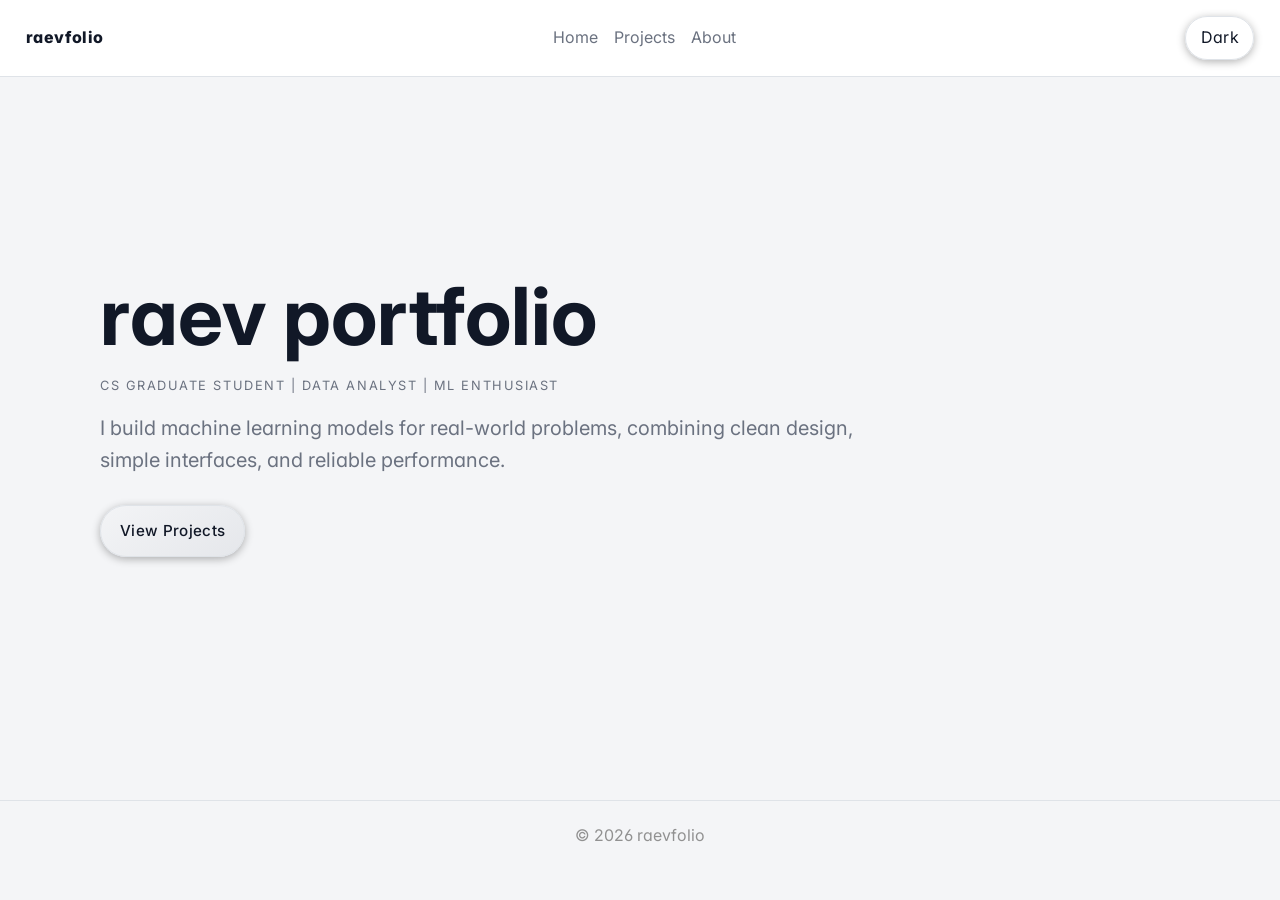
<file: index.html>
<!doctype html>
<html lang="en">
  <head>
    <meta charset="UTF-8" />
    <meta name="viewport" content="width=device-width, initial-scale=1.0" />
    <meta
      name="description"
      content="Building machine learning models for real-world problems with clean design and responsive performance."
    />
    <title>raev portfolio</title>
    <link rel="preconnect" href="https://fonts.googleapis.com" />
    <link rel="preconnect" href="https://fonts.gstatic.com" crossorigin />
    <link
      href="https://fonts.googleapis.com/css2?family=Inter:wght@400;500;700;800&display=swap"
      rel="stylesheet"
    />
    <link rel="stylesheet" href="./styles.css" />
  </head>
  <body>
    <div class="grain"></div>

    <header class="site-header">
      <a href="./index.html" class="brand">raevfolio</a>
      <nav class="main-nav">
        <a href="./index.html">Home</a>
        <a href="./projects.html">Projects</a>
        <a href="./about.html">About</a>
      </nav>
      <button id="theme-toggle" class="theme-toggle" aria-label="Toggle theme">Light</button>
    </header>

    <main>
      <section id="home" class="section hero">
        <h1>raev portfolio</h1>
        <p class="tag">CS graduate student | Data Analyst | ML enthusiast</p>
        <p class="lead">
          I build machine learning models for real-world problems, combining
          clean design, simple interfaces, and reliable performance.
        </p>
        <a class="cta" href="./projects.html">View Projects</a>
      </section>
    </main>

    <footer class="site-footer">© <span id="year"></span> raevfolio</footer>

    <script src="./script.js"></script>
  </body>
</html>
</file>
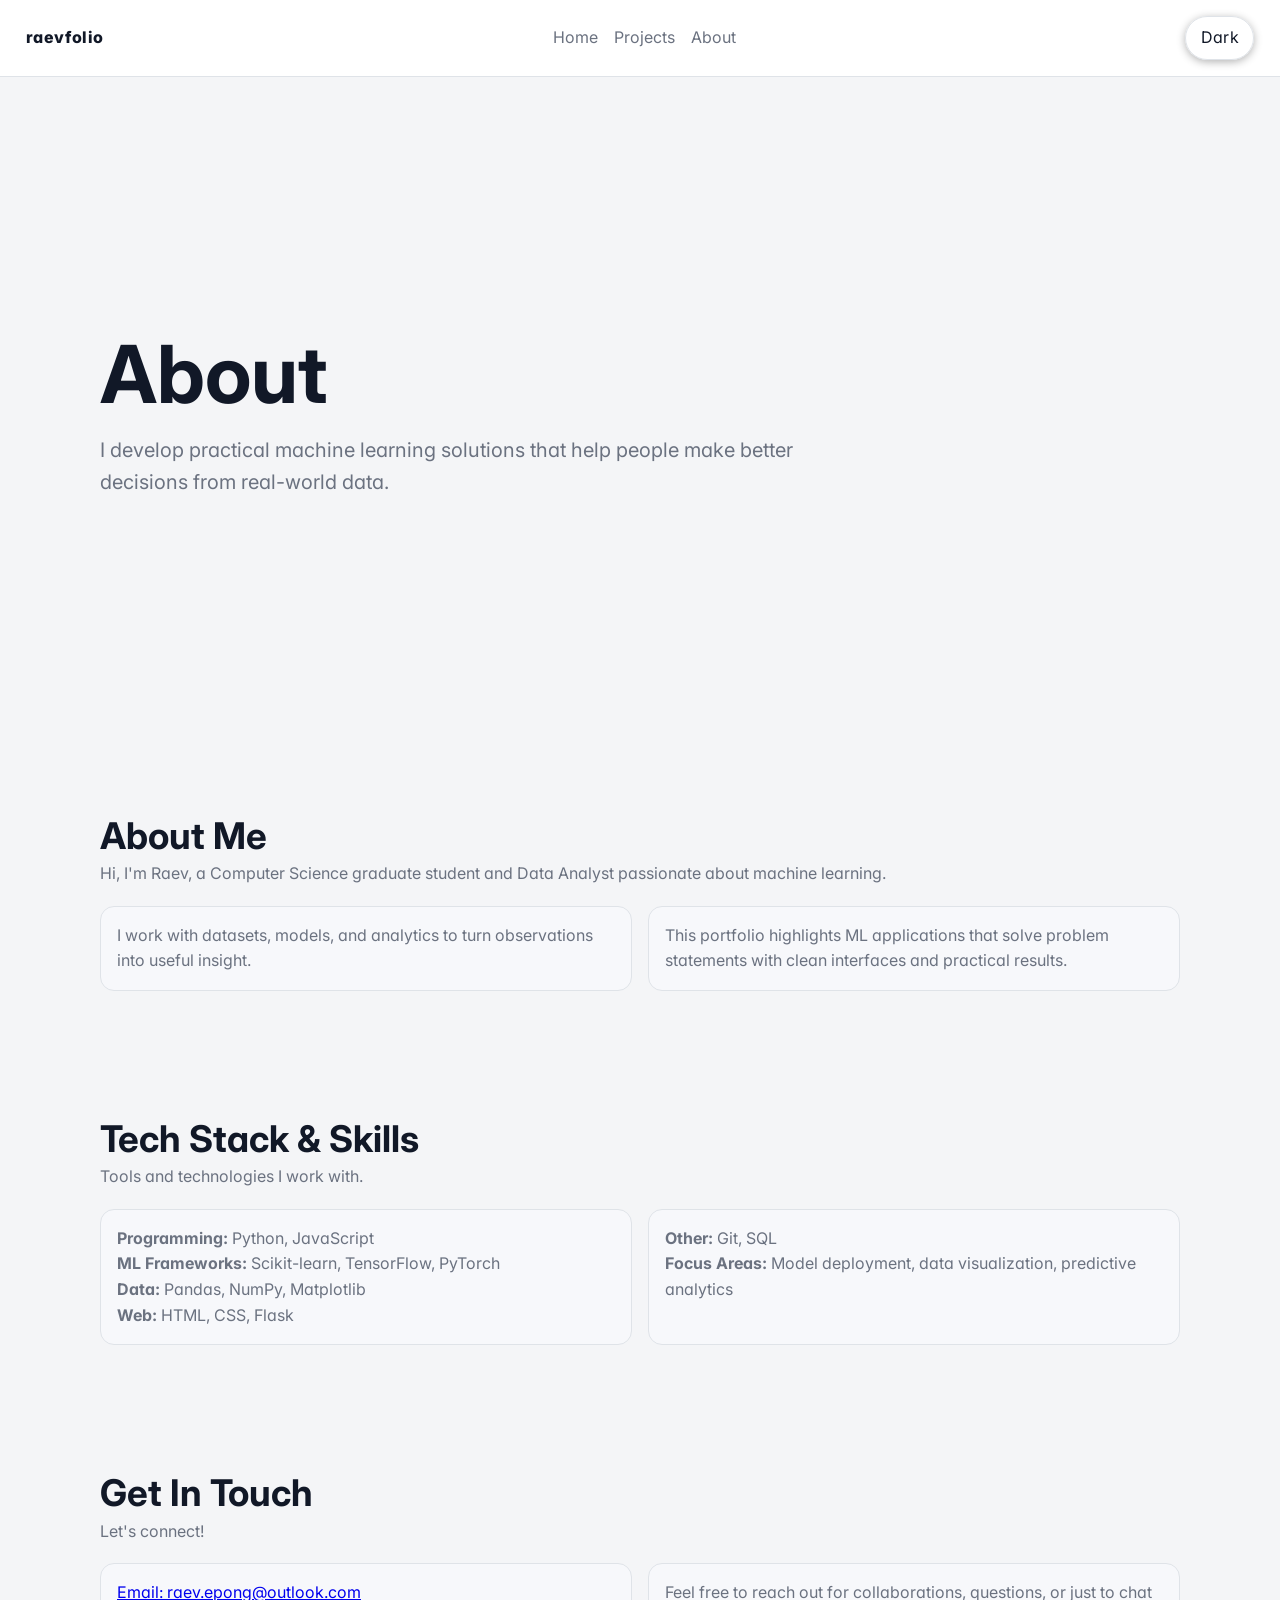
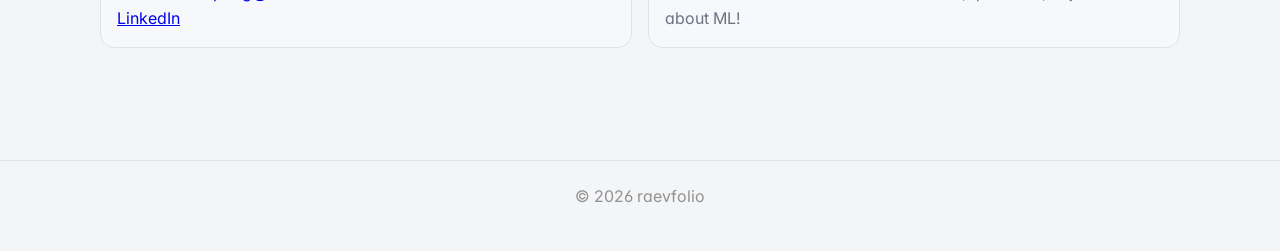
<file: about.html>
<!doctype html>
<html lang="en">
  <head>
    <meta charset="UTF-8" />
    <meta name="viewport" content="width=device-width, initial-scale=1.0" />
    <meta
      name="description"
      content="About raevfolio, a portfolio of machine learning applications and modern frontend work."
    />
    <title>About | raev portfolio</title>
    <link rel="preconnect" href="https://fonts.googleapis.com" />
    <link rel="preconnect" href="https://fonts.gstatic.com" crossorigin />
    <link
      href="https://fonts.googleapis.com/css2?family=Inter:wght@400;500;700;800&display=swap"
      rel="stylesheet"
    />
    <link rel="stylesheet" href="./styles.css" />
  </head>
  <body>
    <div class="grain"></div>

    <header class="site-header">
      <a href="./index.html" class="brand">raevfolio</a>
      <nav class="main-nav">
        <a href="./index.html">Home</a>
        <a href="./projects.html">Projects</a>
        <a href="./about.html">About</a>
      </nav>
      <button id="theme-toggle" class="theme-toggle" aria-label="Toggle theme">Light</button>
    </header>

    <main>
      <section class="section hero">
        <h1>About</h1>
        <p class="lead">
          I develop practical machine learning solutions that help people make better decisions from real-world data.
        </p>
      </section>

      <section class="section">
        <div class="section-head">
          <h2>About Me</h2>
          <p>Hi, I'm Raev, a Computer Science graduate student and Data Analyst passionate about machine learning.</p>
        </div>
        <div class="about-grid">
          <p>
            I work with datasets, models, and analytics to turn observations into useful insight.
          </p>
          <p>
            This portfolio highlights ML applications that solve problem statements with clean interfaces and practical results.
          </p>
        </div>
      </section>

      <section class="section">
        <div class="section-head">
          <h2>Tech Stack & Skills</h2>
          <p>Tools and technologies I work with.</p>
        </div>
        <div class="about-grid">
          <p>
            <strong>Programming:</strong> Python, JavaScript<br>
            <strong>ML Frameworks:</strong> Scikit-learn, TensorFlow, PyTorch<br>
            <strong>Data:</strong> Pandas, NumPy, Matplotlib<br>
            <strong>Web:</strong> HTML, CSS, Flask
          </p>
          <p>
            <strong>Other:</strong> Git, SQL<br>
            <strong>Focus Areas:</strong> Model deployment, data visualization, predictive analytics
          </p>
        </div>
      </section>

      <section class="section">
        <div class="section-head">
          <h2>Get In Touch</h2>
          <p>Let's connect!</p>
        </div>
        <div class="about-grid">
          <p>
            <a href="mailto:raev.epong@outlook.com">Email: raev.epong@outlook.com</a><br>
            <a href="https://www.linkedin.com/in/raev-pascian-epong-4269261b7">LinkedIn</a>
          </p>
          <p>
            Feel free to reach out for collaborations, questions, or just to chat about ML!
          </p>
        </div>
      </section>
    </main>

    <footer class="site-footer">© <span id="year"></span> raevfolio</footer>

    <script src="./script.js"></script>
  </body>
</html>
</file>
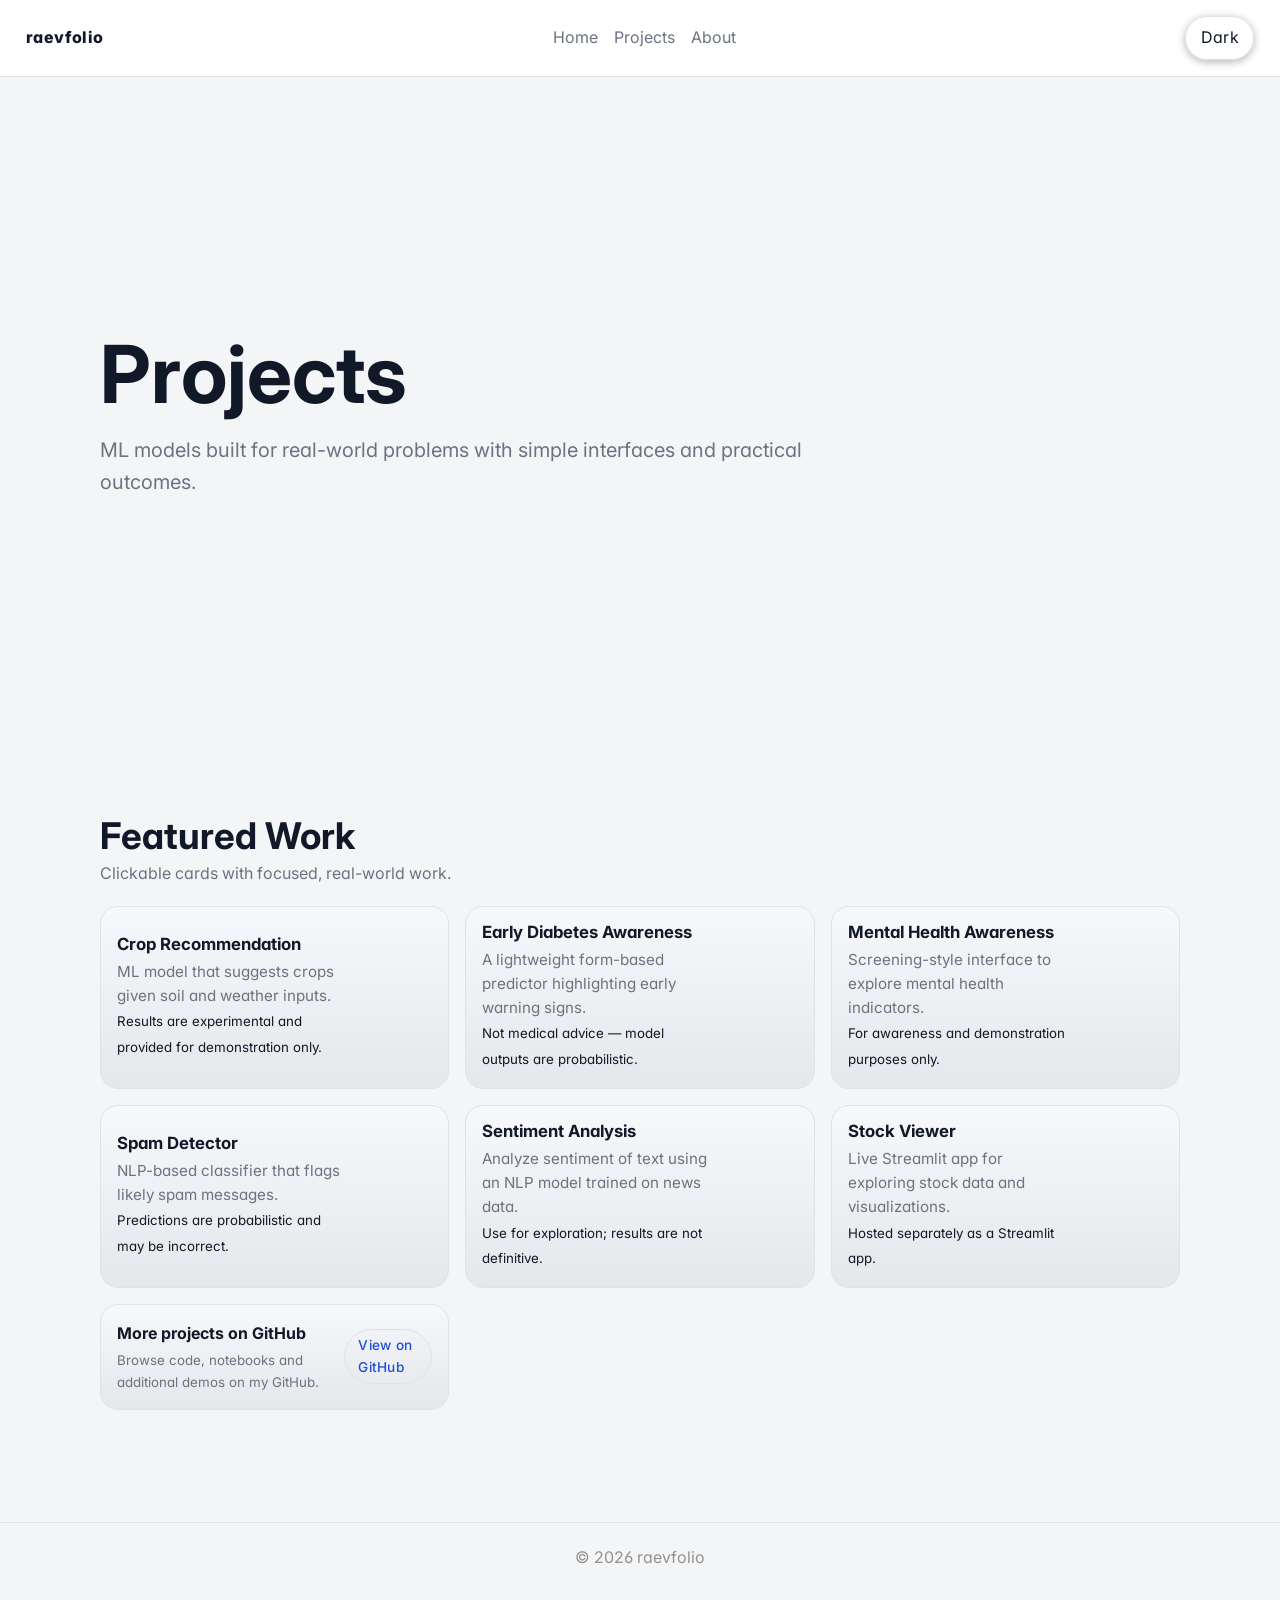
<file: projects.html>
<!doctype html>
<html lang="en">
  <head>
    <meta charset="UTF-8" />
    <meta name="viewport" content="width=device-width, initial-scale=1.0" />
    <meta
      name="description"
      content="Projects page featuring machine learning solutions for real-world problems with clean interfaces and practical outcomes."
    />
    <title>Projects | raev portfolio</title>
    <link rel="preconnect" href="https://fonts.googleapis.com" />
    <link rel="preconnect" href="https://fonts.gstatic.com" crossorigin />
    <link
      href="https://fonts.googleapis.com/css2?family=Inter:wght@400;500;700;800&display=swap"
      rel="stylesheet"
    />
    <link rel="stylesheet" href="./styles.css" />
  </head>
  <body>
    <div class="grain"></div>

    <header class="site-header">
      <a href="./index.html" class="brand">raevfolio</a>
      <nav class="main-nav">
        <a href="./index.html">Home</a>
        <a href="./projects.html">Projects</a>
        <a href="./about.html">About</a>
      </nav>
      <button id="theme-toggle" class="theme-toggle" aria-label="Toggle theme">Light</button>
    </header>

    <main>
      <section class="section hero">
        <h1>Projects</h1>
        <p class="lead">
          ML models built for real-world problems with simple interfaces and
          practical outcomes.
        </p>
      </section>

      <section class="section">
        <div class="section-head">
          <h2>Featured Work</h2>
          <p>Clickable cards with focused, real-world work.</p>
        </div>

        <div class="cards-grid">
          <div class="project-card hover-card">
            <div>
              <h3 class="card-title">Crop Recommendation</h3>
              <p class="card-desc">ML model that suggests crops given soil and weather inputs.</p>
              <small class="card-note">Results are experimental and provided for demonstration only.</small>
            </div>
          </div>

          <div class="project-card hover-card">
            <div>
              <h3 class="card-title">Early Diabetes Awareness</h3>
              <p class="card-desc">A lightweight form-based predictor highlighting early warning signs.</p>
              <small class="card-note">Not medical advice — model outputs are probabilistic.</small>
            </div>
          </div>

          <div class="project-card hover-card">
            <div>
              <h3 class="card-title">Mental Health Awareness</h3>
              <p class="card-desc">Screening-style interface to explore mental health indicators.</p>
              <small class="card-note">For awareness and demonstration purposes only.</small>
            </div>
          </div>

          <div class="project-card hover-card">
            <div>
              <h3 class="card-title">Spam Detector</h3>
              <p class="card-desc">NLP-based classifier that flags likely spam messages.</p>
              <small class="card-note">Predictions are probabilistic and may be incorrect.</small>
            </div>
          </div>

          <div class="project-card hover-card">
            <div>
              <h3 class="card-title">Sentiment Analysis</h3>
              <p class="card-desc">Analyze sentiment of text using an NLP model trained on news data.</p>
              <small class="card-note">Use for exploration; results are not definitive.</small>
            </div>
          </div>

          <div class="project-card hover-card">
            <div>
              <h3 class="card-title">Stock Viewer</h3>
              <p class="card-desc">Live Streamlit app for exploring stock data and visualizations.</p>
              <small class="card-note">Hosted separately as a Streamlit app.</small>
            </div>
          </div>

          <a class="project-link-card" href="https://github.com/theraevv" target="_blank" rel="noopener noreferrer">
            <div>
              <strong>More projects on GitHub</strong>
              <small>Browse code, notebooks and additional demos on my GitHub.</small>
            </div>
            <span class="pill">View on GitHub</span>
          </a>

        </div>
      </section>
    </main>

    <footer class="site-footer">© <span id="year"></span> raevfolio</footer>

    <script src="./script.js"></script>
  </body>
</html>
</file>
<file: styles.css>
:root {
  --bg: #080808;
  --bg-soft: #121212;
  --card: #171717;
  --line: #2a2a2a;
  --text: #f4f4f4;
  --muted: #bbbbbb;
  --accent: #d8d8d8;
  --radius: 18px;
  --card-dark: #111;
  --button-bg: #202020;
  --button-bg-dark: #151515;
}

body.light {
  --bg: #f4f5f7;
  --bg-soft: #ffffff;
  --card: #f7f8fb;
  --line: #dfe3e8;
  --text: #111827;
  --muted: #6b7280;
  --accent: #1d4ed8;
  --card-dark: #e5e7eb;
  --button-bg: #f3f4f6;
  --button-bg-dark: #e5e7eb;
}

body.light .grain {
  display: none;
}

*,
*::before,
*::after {
  box-sizing: border-box;
}

html {
  scroll-behavior: smooth;
}

body {
  margin: 0;
  font-family: "Inter", system-ui, -apple-system, Segoe UI, Roboto, sans-serif;
  font-weight: 400;
  font-feature-settings: "cv02", "cv03", "cv04", "cv11";
  color: var(--text);
  background: var(--bg);
  min-height: 100vh;
  line-height: 1.6;
}

.grain {
  position: fixed;
  inset: 0;
  pointer-events: none;
  background-image: linear-gradient(rgba(255, 255, 255, 0.02), rgba(255, 255, 255, 0.02));
  opacity: 0.25;
}

.site-header {
  position: sticky;
  top: 0;
  z-index: 10;
  display: flex;
  justify-content: space-between;
  align-items: center;
  padding: 1rem clamp(1rem, 2vw, 2rem);
  border-bottom: 1px solid var(--line);
  background: var(--bg-soft);
  backdrop-filter: blur(10px);
}

.brand {
  color: var(--text);
  text-decoration: none;
  font-weight: 800;
  letter-spacing: 0.03em;
}

.main-nav {
  display: flex;
  gap: 1rem;
}

.main-nav a {
  color: var(--muted);
  text-decoration: none;
  transition: color 0.2s ease;
}

.main-nav a:hover {
  color: var(--text);
}

.theme-toggle {
  border: 1px solid var(--line);
  background: transparent;
  color: var(--text);
  border-radius: 999px;
  padding: 0.5rem 0.9rem;
  cursor: pointer;
  font: inherit;
}

.theme-toggle:hover {
  border-color: var(--accent);
}

main {
  width: min(1080px, 100% - 2rem);
  margin-inline: auto;
  padding-bottom: 3rem;
}

.section {
  padding: clamp(2.5rem, 5vw, 5rem) 0;
}

.hero {
  min-height: min(75vh, 700px);
  display: grid;
  align-content: center;
  gap: 1rem;
}

.tag {
  margin: 0;
  color: var(--muted);
  text-transform: uppercase;
  letter-spacing: 0.12em;
  font-size: 0.8rem;
}

h1,
h2 {
  margin: 0;
  line-height: 1.1;
}

h1 {
  font-size: clamp(2.2rem, 8vw, 5rem);
}

h2 {
  font-size: clamp(1.6rem, 4vw, 2.3rem);
}

.lead {
  margin: 0;
  max-width: 60ch;
  color: var(--muted);
  font-size: clamp(1rem, 2.6vw, 1.25rem);
}

.cta {
  display: inline-flex;
  width: fit-content;
  margin-top: 0.8rem;
  padding: 0.8rem 1.2rem;
  border-radius: 50px;
  border: 1px solid var(--line);
  text-decoration: none;
  color: var(--text);
  background: linear-gradient(145deg, var(--button-bg), var(--button-bg-dark));
  font-weight: 500;
  font-size: 0.95rem;
  letter-spacing: 0.02em;
  box-shadow: 0 2px 8px rgba(0, 0, 0, 0.3);
}

.cta:hover {
  border-color: var(--accent);
}

.section-head {
  display: grid;
  gap: 0.3rem;
  margin-bottom: 1.2rem;
}

.section-head p {
  margin: 0;
  color: var(--muted);
}

.cards-grid {
  display: grid;
  gap: 1rem;
  grid-template-columns: repeat(auto-fit, minmax(300px, 1fr));
}

.project-card {
  border: 1px solid var(--line);
  background: linear-gradient(180deg, var(--card), var(--card-dark));
  border-radius: var(--radius);
  overflow: clip;
}

.hover-card {
  padding: 1rem;
  display: flex;
  justify-content: space-between;
  align-items: center;
  transition: transform 180ms ease, box-shadow 180ms ease, border-color 180ms ease;
  cursor: default;
}

.hover-card:hover {
  transform: translateY(-6px);
  box-shadow: 0 20px 40px rgba(0,0,0,0.45);
  border-color: rgba(100,140,255,0.25);
}

.hover-card div {
  max-width: calc(100% - 90px);
}

.card-title {
  margin: 0 0 0.35rem;
  font-size: 1.05rem;
  line-height: 1.15;
}

.card-desc {
  margin: 0;
  color: var(--muted);
  font-size: 0.95rem;
}

.project-link-card {
  border: 1px solid var(--line);
  background: linear-gradient(180deg, var(--card), var(--card-dark));
  border-radius: var(--radius);
  padding: 1rem;
  display: flex;
  justify-content: space-between;
  align-items: center;
  text-decoration: none;
  color: var(--text);
}

.project-link-card:hover {
  border-color: #3a3a3a;
}

.project-link-card small {
  display: block;
  margin-top: 0.25rem;
  color: var(--muted);
}

.project-link-card .card-note {
  margin-top: 0.6rem;
  font-size: 0.82rem;
  color: #a8a8a8;
  line-height: 1.3;
}

.card-toggle {
  width: 100%;
  border: 0;
  color: var(--text);
  background: transparent;
  padding: 1rem;
  display: flex;
  justify-content: space-between;
  align-items: center;
  text-align: left;
  cursor: pointer;
}

.card-toggle small {
  display: block;
  margin-top: 0.2rem;
  color: var(--muted);
}

.pill {
  border: 1px solid var(--line);
  padding: 0.3rem 0.8rem;
  border-radius: 50px;
  color: var(--accent);
  font-size: 0.85rem;
  font-weight: 500;
  letter-spacing: 0.02em;
  background: rgba(216, 216, 216, 0.05);
}

.pill:hover {
  background: rgba(216, 216, 216, 0.1);
  border-color: var(--accent);
}

button {
  font-family: inherit;
  font-weight: 500;
  font-size: 0.95rem;
  letter-spacing: 0.02em;
  border: 1px solid var(--line);
  background: linear-gradient(145deg, var(--button-bg), var(--button-bg-dark));
  color: var(--text);
  border-radius: 12px;
  padding: 0.8rem 1.2rem;
  cursor: pointer;
  box-shadow: 0 2px 8px rgba(0, 0, 0, 0.3);
}

button:hover {
  border-color: var(--accent);
}

.card-content {
  border-top: 1px solid var(--line);
  padding: 1rem;
}

.project-note {
  margin: 0 0 1rem;
  color: var(--muted);
}

.crop-form {
  display: grid;
  gap: 0.75rem;
  grid-template-columns: repeat(auto-fit, minmax(170px, 1fr));
}

.crop-form label {
  display: grid;
  gap: 0.35rem;
  font-size: 0.9rem;
  color: var(--muted);
}

.crop-form input,
.crop-form select {
  border: 1px solid var(--line);
  background: var(--bg-soft);
  color: var(--text);
  border-radius: 10px;
  padding: 0.55rem 0.65rem;
  font: inherit;
}

.crop-form textarea {
  border: 1px solid var(--line);
  background: var(--bg-soft);
  color: var(--text);
  border-radius: 10px;
  padding: 0.55rem 0.65rem;
  font: inherit;
  resize: vertical;
}

.predict-btn {
  grid-column: 1 / -1;
  border: 1px solid var(--line);
  background: linear-gradient(145deg, var(--button-bg), var(--button-bg-dark));
  color: var(--text);
  border-radius: 11px;
  padding: 0.65rem;
  cursor: pointer;
}

.result {
  margin-top: 1rem;
  border: 1px solid var(--line);
  border-radius: 12px;
  padding: 0.8rem;
  color: var(--accent);
  background: var(--card);
}

.chat-window {
  border: 1px solid var(--line);
  border-radius: 12px;
  background: var(--card);
  padding: 0.8rem;
  min-height: 100px;
  margin-bottom: 0.75rem;
  display: grid;
  gap: 0.5rem;
}

.chat-bubble {
  max-width: 85%;
  padding: 0.55rem 0.7rem;
  border-radius: 10px;
  font-size: 0.92rem;
}

.chat-bubble.user {
  margin-left: auto;
  background: var(--bg-soft);
}

.chat-bubble.bot {
  background: var(--card);
  border: 1px solid var(--line);
  color: var(--text);
}

.chat-form {
  display: grid;
  gap: 0.75rem;
}

.result-modal {
  position: fixed;
  inset: 0;
  background: rgba(0, 0, 0, 0.6);
  display: grid;
  place-items: center;
  z-index: 20;
  padding: 1rem;
}

.result-modal-card {
  width: min(460px, 100%);
  border: 1px solid var(--line);
  border-radius: 14px;
  background: var(--card);
  padding: 1rem;
}

.result-modal-card h3 {
  margin: 0 0 0.5rem;
}

.result-modal-card p {
  margin: 0 0 0.8rem;
  color: var(--text);
  min-height: 1.4em;
}

.about-grid {
  display: grid;
  grid-template-columns: repeat(auto-fit, minmax(260px, 1fr));
  gap: 1rem;
}

.about-grid p {
  margin: 0;
  border: 1px solid var(--line);
  border-radius: 14px;
  background: var(--card);
  color: var(--muted);
  padding: 1rem;
}

.back-btn {
  display: inline-flex;
  align-items: center;
  gap: 0.35rem;
  margin-bottom: 0.5rem;
  color: var(--muted);
  text-decoration: none;
  font-size: 0.9rem;
  transition: color 0.2s ease;
}

.back-btn:hover {
  color: var(--text);
}

.site-footer {
  padding: 1.4rem 1rem 2.6rem;
  text-align: center;
  color: #919191;
  border-top: 1px solid var(--line);
}

@media (max-width: 720px) {
  .main-nav {
    gap: 0.7rem;
  }
}

@media (max-width: 600px) {
  .project-link-card {
    flex-direction: column;
    align-items: flex-start;
    gap: 0.5rem;
  }
}
</file>
